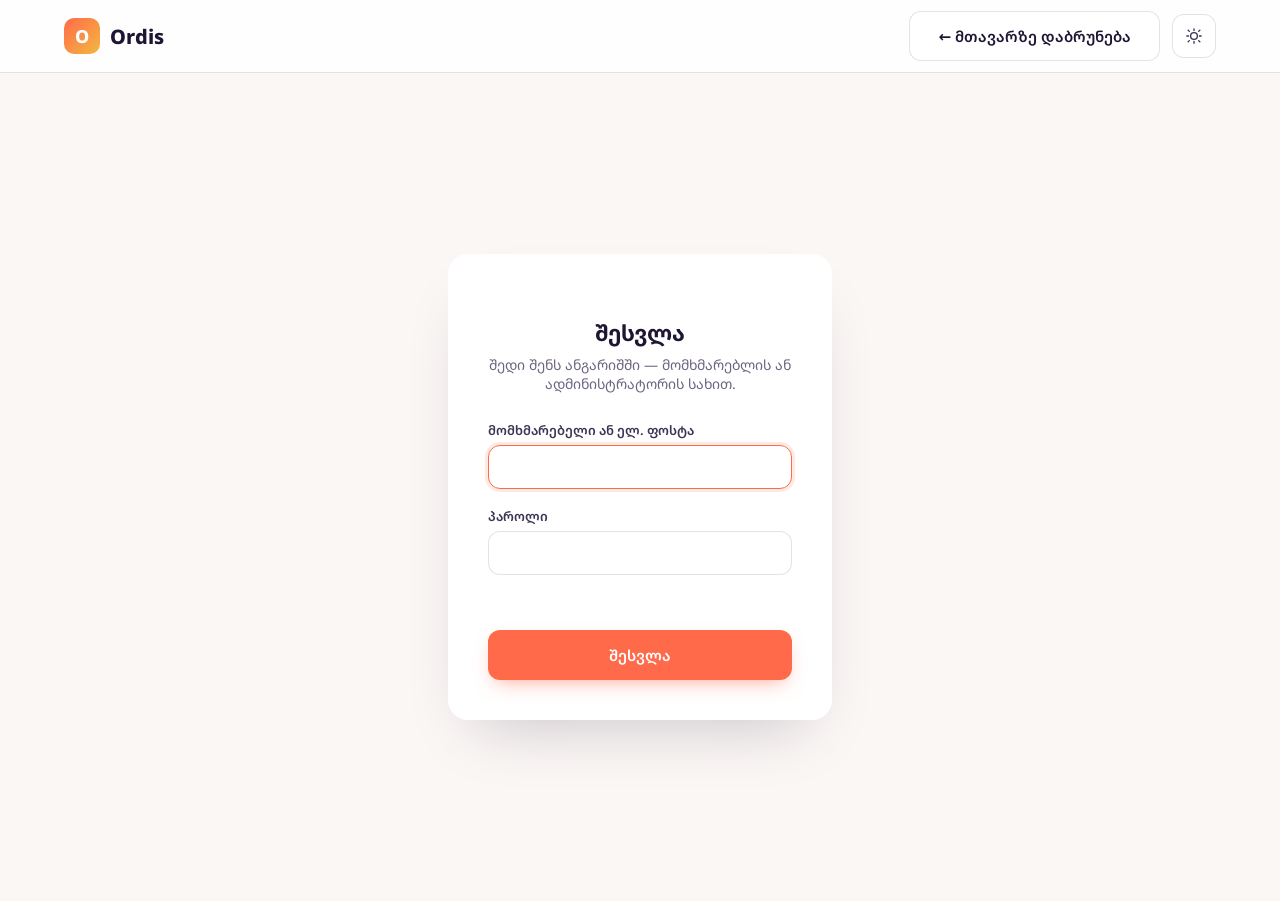
<file: admin-login.html>
<!doctype html>
<html lang="ka">
<head>
<meta charset="utf-8" />
<script src="theme.js"></script>
<meta name="viewport" content="width=device-width, initial-scale=1.0" />
<title>შესვლა — Ordis</title>
<link rel="icon" type="image/svg+xml" href="assets/favicon.svg" />
<link rel="preconnect" href="https://fonts.googleapis.com" />
<link rel="preconnect" href="https://fonts.gstatic.com" crossorigin />
<link rel="stylesheet" href="https://fonts.googleapis.com/css2?family=Noto+Sans+Georgian:wght@400;500;600;700;800&display=swap" />
<link rel="stylesheet" href="style.css" />
<link rel="stylesheet" href="admin.css" />
</head>
<body class="admin-login-body">
<header class="site-header">
  <div class="container header-row">
    <a href="/home" class="logo"><span class="logo-mark">O</span>Ordis</a>
    <div class="header-right">
      <a class="btn btn-outline" href="/home">← მთავარზე დაბრუნება</a>
      <button class="theme-toggle" id="theme-toggle" aria-label="ღია/მუქი რეჟიმის გადართვა" aria-pressed="false">
        <span class="icon-sun"><svg viewBox="0 0 24 24" fill="none" xmlns="http://www.w3.org/2000/svg"><circle cx="12" cy="12" r="4.5" stroke="currentColor" stroke-width="1.8"/><path d="M12 2.5v2.25M12 19.25v2.25M4.22 4.22l1.59 1.59M18.19 18.19l1.59 1.59M2.5 12h2.25M19.25 12h2.25M4.22 19.78l1.59-1.59M18.19 5.81l1.59-1.59" stroke="currentColor" stroke-width="1.8" stroke-linecap="round"/></svg></span>
        <span class="icon-moon" hidden><svg viewBox="0 0 24 24" fill="none" xmlns="http://www.w3.org/2000/svg"><path d="M20.5 14.5c-1.1.35-2.28.5-3.5.5-6.35 0-11.5-5.15-11.5-11.5 0-1.22.15-2.4.5-3.5A10.5 10.5 0 0 0 3 11.5C3 17.85 8.15 23 14.5 23A10.5 10.5 0 0 0 20.5 14.5Z" stroke="currentColor" stroke-width="1.8" stroke-linejoin="round"/></svg></span>
      </button>
    </div>
  </div>
</header>
<div class="login-shell">
  <div class="login-card">
    <h1>შესვლა</h1>
    <p class="login-sub">შედი შენს ანგარიშში — მომხმარებლის ან ადმინისტრატორის სახით.</p>
    <form id="login-form" novalidate>
      <div class="field">
        <label for="username">მომხმარებელი ან ელ. ფოსტა</label>
        <input type="text" id="username" name="username" autocomplete="username" autofocus />
      </div>
      <div class="field">
        <label for="password">პაროლი</label>
        <input type="password" id="password" name="password" autocomplete="current-password" />
      </div>
      <p class="form-status" id="login-status" role="status" aria-live="polite"></p>
      <button type="submit" class="btn btn-primary btn-block" id="login-submit">შესვლა</button>
    </form>
  </div>
</div>
<script src="admin.js" data-page="login"></script>
</body>
</html>
</file>
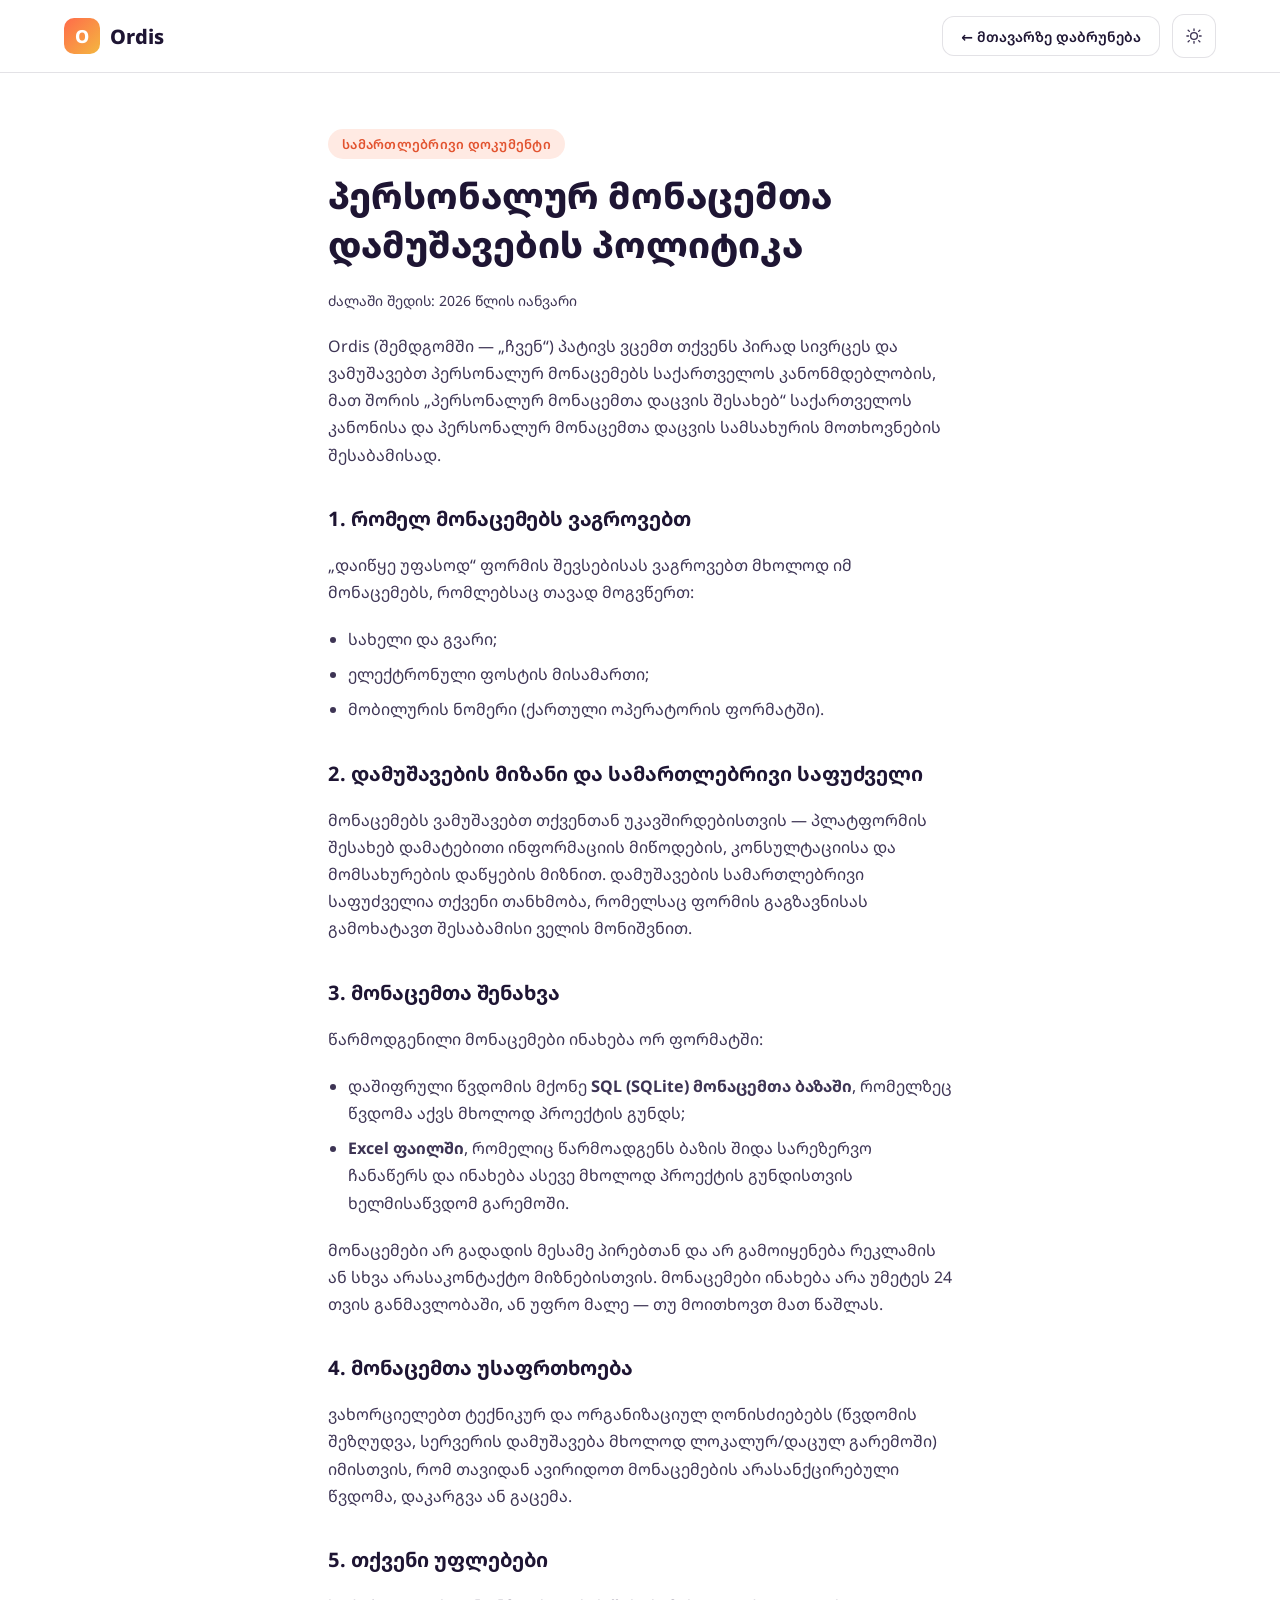
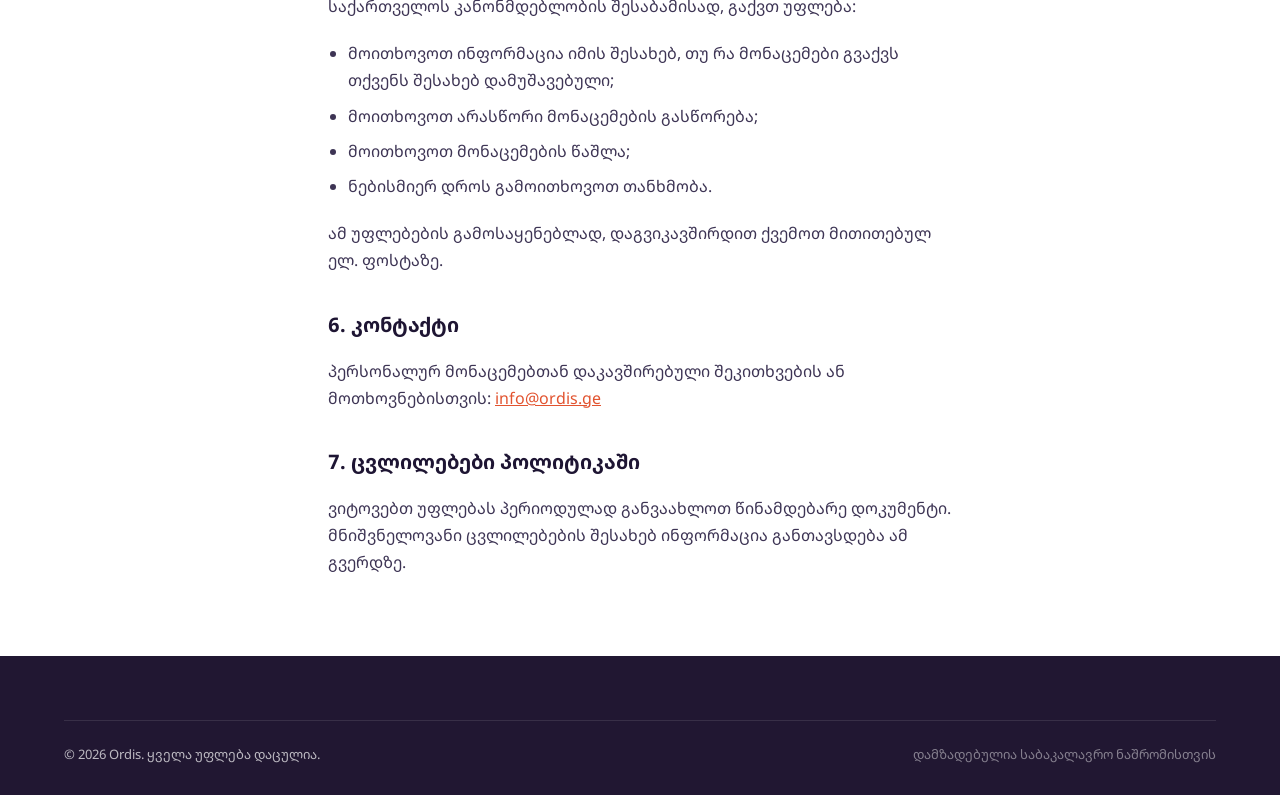
<file: privacy.html>
<!doctype html>
<html lang="ka">
<head>
<meta charset="utf-8" />
<script src="theme.js"></script>
<meta name="viewport" content="width=device-width, initial-scale=1.0" />
<title>კონფიდენციალურობის პოლიტიკა — Ordis</title>
<link rel="icon" type="image/svg+xml" href="assets/favicon.svg" />
<link rel="preconnect" href="https://fonts.googleapis.com" />
<link rel="preconnect" href="https://fonts.gstatic.com" crossorigin />
<link rel="stylesheet" href="https://fonts.googleapis.com/css2?family=Noto+Sans+Georgian:wght@400;500;600;700;800&display=swap" />
<link rel="stylesheet" href="style.css" />
<link rel="stylesheet" href="legal.css" />
</head>
<body>
<header class="site-header">
  <div class="container header-row">
    <a href="/home" class="logo"><span class="logo-mark">O</span>Ordis</a>
    <div class="header-right">
      <a class="btn btn-outline" href="/home">← მთავარზე დაბრუნება</a>
      <button class="theme-toggle" id="theme-toggle" aria-label="ღია/მუქი რეჟიმის გადართვა" aria-pressed="false">
        <span class="icon-sun"><svg viewBox="0 0 24 24" fill="none" xmlns="http://www.w3.org/2000/svg"><circle cx="12" cy="12" r="4.5" stroke="currentColor" stroke-width="1.8"/><path d="M12 2.5v2.25M12 19.25v2.25M4.22 4.22l1.59 1.59M18.19 18.19l1.59 1.59M2.5 12h2.25M19.25 12h2.25M4.22 19.78l1.59-1.59M18.19 5.81l1.59-1.59" stroke="currentColor" stroke-width="1.8" stroke-linecap="round"/></svg></span>
        <span class="icon-moon" hidden><svg viewBox="0 0 24 24" fill="none" xmlns="http://www.w3.org/2000/svg"><path d="M20.5 14.5c-1.1.35-2.28.5-3.5.5-6.35 0-11.5-5.15-11.5-11.5 0-1.22.15-2.4.5-3.5A10.5 10.5 0 0 0 3 11.5C3 17.85 8.15 23 14.5 23A10.5 10.5 0 0 0 20.5 14.5Z" stroke="currentColor" stroke-width="1.8" stroke-linejoin="round"/></svg></span>
      </button>
    </div>
  </div>
</header>
<main class="legal-page">
  <div class="container legal-container">
    <span class="eyebrow">სამართლებრივი დოკუმენტი</span>
    <h1>პერსონალურ მონაცემთა დამუშავების პოლიტიკა</h1>
    <p class="legal-updated">ძალაში შედის: 2026 წლის იანვარი</p>

    <p>Ordis (შემდგომში — „ჩვენ“) პატივს ვცემთ თქვენს პირად სივრცეს და ვამუშავებთ პერსონალურ მონაცემებს საქართველოს კანონმდებლობის, მათ შორის „პერსონალურ მონაცემთა დაცვის შესახებ“ საქართველოს კანონისა და პერსონალურ მონაცემთა დაცვის სამსახურის მოთხოვნების შესაბამისად.</p>

    <h2>1. რომელ მონაცემებს ვაგროვებთ</h2>
    <p>„დაიწყე უფასოდ“ ფორმის შევსებისას ვაგროვებთ მხოლოდ იმ მონაცემებს, რომლებსაც თავად მოგვწერთ:</p>
    <ul>
      <li>სახელი და გვარი;</li>
      <li>ელექტრონული ფოსტის მისამართი;</li>
      <li>მობილურის ნომერი (ქართული ოპერატორის ფორმატში).</li>
    </ul>

    <h2>2. დამუშავების მიზანი და სამართლებრივი საფუძველი</h2>
    <p>მონაცემებს ვამუშავებთ თქვენთან უკავშირდებისთვის — პლატფორმის შესახებ დამატებითი ინფორმაციის მიწოდების, კონსულტაციისა და მომსახურების დაწყების მიზნით. დამუშავების სამართლებრივი საფუძველია თქვენი თანხმობა, რომელსაც ფორმის გაგზავნისას გამოხატავთ შესაბამისი ველის მონიშვნით.</p>

    <h2>3. მონაცემთა შენახვა</h2>
    <p>წარმოდგენილი მონაცემები ინახება ორ ფორმატში:</p>
    <ul>
      <li>დაშიფრული წვდომის მქონე <strong>SQL (SQLite) მონაცემთა ბაზაში</strong>, რომელზეც წვდომა აქვს მხოლოდ პროექტის გუნდს;</li>
      <li><strong>Excel ფაილში</strong>, რომელიც წარმოადგენს ბაზის შიდა სარეზერვო ჩანაწერს და ინახება ასევე მხოლოდ პროექტის გუნდისთვის ხელმისაწვდომ გარემოში.</li>
    </ul>
    <p>მონაცემები არ გადადის მესამე პირებთან და არ გამოიყენება რეკლამის ან სხვა არასაკონტაქტო მიზნებისთვის. მონაცემები ინახება არა უმეტეს 24 თვის განმავლობაში, ან უფრო მალე — თუ მოითხოვთ მათ წაშლას.</p>

    <h2>4. მონაცემთა უსაფრთხოება</h2>
    <p>ვახორციელებთ ტექნიკურ და ორგანიზაციულ ღონისძიებებს (წვდომის შეზღუდვა, სერვერის დამუშავება მხოლოდ ლოკალურ/დაცულ გარემოში) იმისთვის, რომ თავიდან ავირიდოთ მონაცემების არასანქცირებული წვდომა, დაკარგვა ან გაცემა.</p>

    <h2>5. თქვენი უფლებები</h2>
    <p>საქართველოს კანონმდებლობის შესაბამისად, გაქვთ უფლება:</p>
    <ul>
      <li>მოითხოვოთ ინფორმაცია იმის შესახებ, თუ რა მონაცემები გვაქვს თქვენს შესახებ დამუშავებული;</li>
      <li>მოითხოვოთ არასწორი მონაცემების გასწორება;</li>
      <li>მოითხოვოთ მონაცემების წაშლა;</li>
      <li>ნებისმიერ დროს გამოითხოვოთ თანხმობა.</li>
    </ul>
    <p>ამ უფლებების გამოსაყენებლად, დაგვიკავშირდით ქვემოთ მითითებულ ელ. ფოსტაზე.</p>

    <h2>6. კონტაქტი</h2>
    <p>პერსონალურ მონაცემებთან დაკავშირებული შეკითხვების ან მოთხოვნებისთვის: <a href="mailto:info@ordis.ge">info@ordis.ge</a></p>

    <h2>7. ცვლილებები პოლიტიკაში</h2>
    <p>ვიტოვებთ უფლებას პერიოდულად განვაახლოთ წინამდებარე დოკუმენტი. მნიშვნელოვანი ცვლილებების შესახებ ინფორმაცია განთავსდება ამ გვერდზე.</p>
  </div>
</main>
<footer class="site-footer">
  <div class="container">
    <div class="footer-bottom">
      <span>© 2026 Ordis. ყველა უფლება დაცულია.</span>
      <span class="thesis-note">დამზადებულია საბაკალავრო ნაშრომისთვის</span>
    </div>
  </div>
</footer>
</body>
</html>
</file>
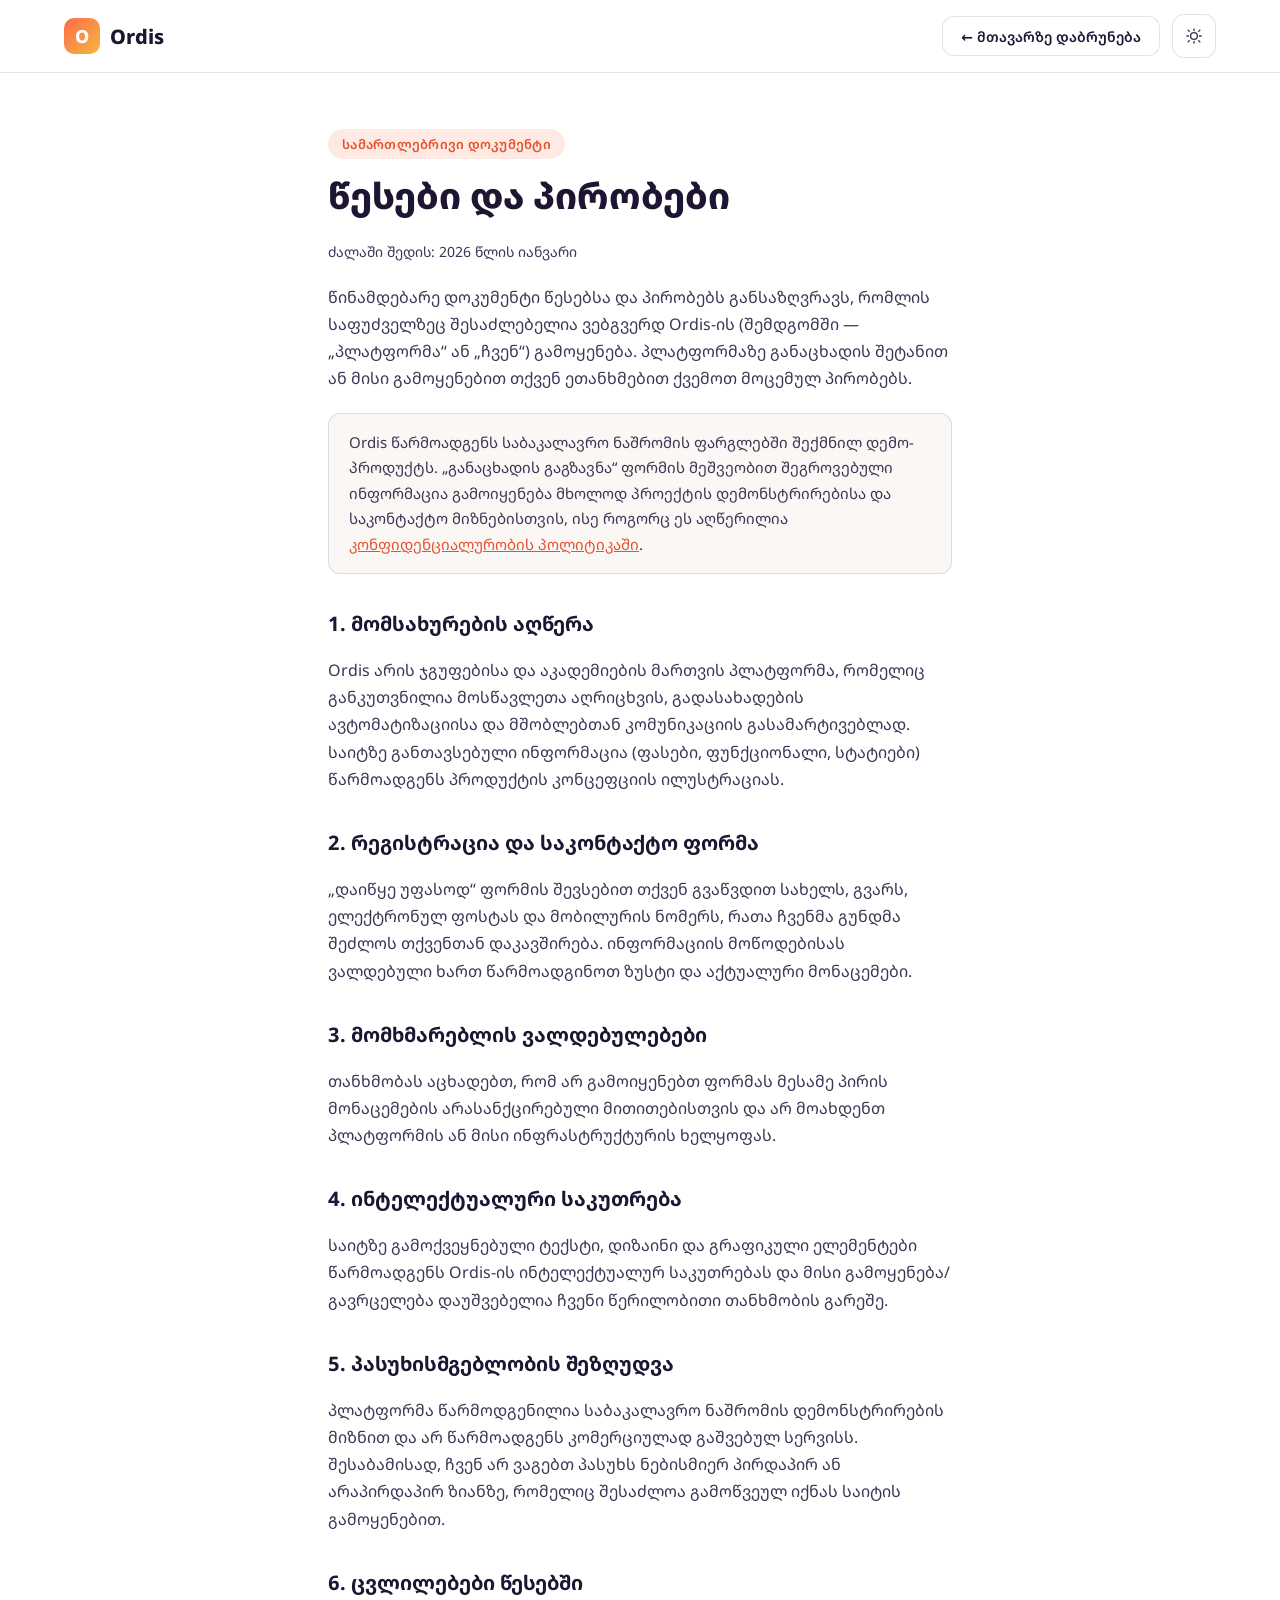
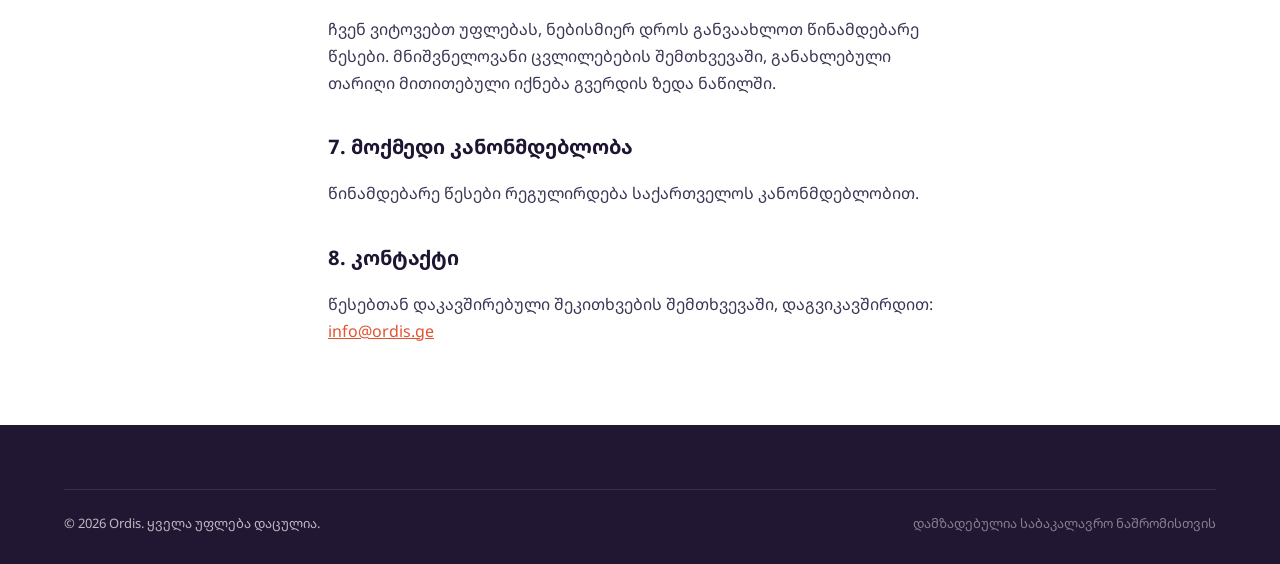
<file: terms.html>
<!doctype html>
<html lang="ka">
<head>
<meta charset="utf-8" />
<script src="theme.js"></script>
<meta name="viewport" content="width=device-width, initial-scale=1.0" />
<title>წესები და პირობები — Ordis</title>
<link rel="icon" type="image/svg+xml" href="assets/favicon.svg" />
<link rel="preconnect" href="https://fonts.googleapis.com" />
<link rel="preconnect" href="https://fonts.gstatic.com" crossorigin />
<link rel="stylesheet" href="https://fonts.googleapis.com/css2?family=Noto+Sans+Georgian:wght@400;500;600;700;800&display=swap" />
<link rel="stylesheet" href="style.css" />
<link rel="stylesheet" href="legal.css" />
</head>
<body>
<header class="site-header">
  <div class="container header-row">
    <a href="/home" class="logo"><span class="logo-mark">O</span>Ordis</a>
    <div class="header-right">
      <a class="btn btn-outline" href="/home">← მთავარზე დაბრუნება</a>
      <button class="theme-toggle" id="theme-toggle" aria-label="ღია/მუქი რეჟიმის გადართვა" aria-pressed="false">
        <span class="icon-sun"><svg viewBox="0 0 24 24" fill="none" xmlns="http://www.w3.org/2000/svg"><circle cx="12" cy="12" r="4.5" stroke="currentColor" stroke-width="1.8"/><path d="M12 2.5v2.25M12 19.25v2.25M4.22 4.22l1.59 1.59M18.19 18.19l1.59 1.59M2.5 12h2.25M19.25 12h2.25M4.22 19.78l1.59-1.59M18.19 5.81l1.59-1.59" stroke="currentColor" stroke-width="1.8" stroke-linecap="round"/></svg></span>
        <span class="icon-moon" hidden><svg viewBox="0 0 24 24" fill="none" xmlns="http://www.w3.org/2000/svg"><path d="M20.5 14.5c-1.1.35-2.28.5-3.5.5-6.35 0-11.5-5.15-11.5-11.5 0-1.22.15-2.4.5-3.5A10.5 10.5 0 0 0 3 11.5C3 17.85 8.15 23 14.5 23A10.5 10.5 0 0 0 20.5 14.5Z" stroke="currentColor" stroke-width="1.8" stroke-linejoin="round"/></svg></span>
      </button>
    </div>
  </div>
</header>
<main class="legal-page">
  <div class="container legal-container">
    <span class="eyebrow">სამართლებრივი დოკუმენტი</span>
    <h1>წესები და პირობები</h1>
    <p class="legal-updated">ძალაში შედის: 2026 წლის იანვარი</p>

    <p>წინამდებარე დოკუმენტი წესებსა და პირობებს განსაზღვრავს, რომლის საფუძველზეც შესაძლებელია ვებგვერდ Ordis-ის (შემდგომში — „პლატფორმა“ ან „ჩვენ“) გამოყენება. პლატფორმაზე განაცხადის შეტანით ან მისი გამოყენებით თქვენ ეთანხმებით ქვემოთ მოცემულ პირობებს.</p>

    <p class="legal-note">Ordis წარმოადგენს საბაკალავრო ნაშრომის ფარგლებში შექმნილ დემო-პროდუქტს. „განაცხადის გაგზავნა“ ფორმის მეშვეობით შეგროვებული ინფორმაცია გამოიყენება მხოლოდ პროექტის დემონსტრირებისა და საკონტაქტო მიზნებისთვის, ისე როგორც ეს აღწერილია <a href="privacy.html">კონფიდენციალურობის პოლიტიკაში</a>.</p>

    <h2>1. მომსახურების აღწერა</h2>
    <p>Ordis არის ჯგუფებისა და აკადემიების მართვის პლატფორმა, რომელიც განკუთვნილია მოსწავლეთა აღრიცხვის, გადასახადების ავტომატიზაციისა და მშობლებთან კომუნიკაციის გასამარტივებლად. საიტზე განთავსებული ინფორმაცია (ფასები, ფუნქციონალი, სტატიები) წარმოადგენს პროდუქტის კონცეფციის ილუსტრაციას.</p>

    <h2>2. რეგისტრაცია და საკონტაქტო ფორმა</h2>
    <p>„დაიწყე უფასოდ“ ფორმის შევსებით თქვენ გვაწვდით სახელს, გვარს, ელექტრონულ ფოსტას და მობილურის ნომერს, რათა ჩვენმა გუნდმა შეძლოს თქვენთან დაკავშირება. ინფორმაციის მოწოდებისას ვალდებული ხართ წარმოადგინოთ ზუსტი და აქტუალური მონაცემები.</p>

    <h2>3. მომხმარებლის ვალდებულებები</h2>
    <p>თანხმობას აცხადებთ, რომ არ გამოიყენებთ ფორმას მესამე პირის მონაცემების არასანქცირებული მითითებისთვის და არ მოახდენთ პლატფორმის ან მისი ინფრასტრუქტურის ხელყოფას.</p>

    <h2>4. ინტელექტუალური საკუთრება</h2>
    <p>საიტზე გამოქვეყნებული ტექსტი, დიზაინი და გრაფიკული ელემენტები წარმოადგენს Ordis-ის ინტელექტუალურ საკუთრებას და მისი გამოყენება/გავრცელება დაუშვებელია ჩვენი წერილობითი თანხმობის გარეშე.</p>

    <h2>5. პასუხისმგებლობის შეზღუდვა</h2>
    <p>პლატფორმა წარმოდგენილია საბაკალავრო ნაშრომის დემონსტრირების მიზნით და არ წარმოადგენს კომერციულად გაშვებულ სერვისს. შესაბამისად, ჩვენ არ ვაგებთ პასუხს ნებისმიერ პირდაპირ ან არაპირდაპირ ზიანზე, რომელიც შესაძლოა გამოწვეულ იქნას საიტის გამოყენებით.</p>

    <h2>6. ცვლილებები წესებში</h2>
    <p>ჩვენ ვიტოვებთ უფლებას, ნებისმიერ დროს განვაახლოთ წინამდებარე წესები. მნიშვნელოვანი ცვლილებების შემთხვევაში, განახლებული თარიღი მითითებული იქნება გვერდის ზედა ნაწილში.</p>

    <h2>7. მოქმედი კანონმდებლობა</h2>
    <p>წინამდებარე წესები რეგულირდება საქართველოს კანონმდებლობით.</p>

    <h2>8. კონტაქტი</h2>
    <p>წესებთან დაკავშირებული შეკითხვების შემთხვევაში, დაგვიკავშირდით: <a href="mailto:info@ordis.ge">info@ordis.ge</a></p>
  </div>
</main>
<footer class="site-footer">
  <div class="container">
    <div class="footer-bottom">
      <span>© 2026 Ordis. ყველა უფლება დაცულია.</span>
      <span class="thesis-note">დამზადებულია საბაკალავრო ნაშრომისთვის</span>
    </div>
  </div>
</footer>
</body>
</html>
</file>
<file: style.css>
/* Ordis — student-project landing page
   Original layout & copy; palette distinct from any reference site. */

:root {
  --ink-900: #1E1533;
  --ink-700: #3D3454;
  --ink-500: #6E6480;
  --ink-300: #A79FBA;
  --line: rgba(30, 21, 51, 0.12);
  --surface: #fff;
  --surface-muted: #FBF7F5;
  --surface-card: #fff;
  --header-bg: rgba(255, 255, 255, 0.85);
  --danger: #e14545;

  --brand: #FF6B4A;
  --brand-dark: #E2532F;
  --brand-tint: #FFEAE3;

  --teal: #14B8A6;
  --teal-dark: #0D9488;
  --teal-tint: #DEF7F1;

  --gold: #F4B740;
  --gold-tint: #FFF3D9;

  --violet-tint: #F1EAFB;

  /* text-on-tint pairs: kept separate from --brand-dark etc so those can stay
     usable for hover states without dragging dark-mode contrast issues along */
  --tint-coral-ink: #E2532F;
  --tint-teal-ink: #0D9488;
  --tint-gold-ink: #9a6b0e;
  --tint-violet-ink: #6a4bb8;

  --dark: #211732;
  --dark-2: #2F2247;

  --radius-lg: 1.25rem;
  --radius-md: 0.75rem;
  --container: 75rem;
}

html[data-theme="dark"] {
  --ink-900: #F5F1FA;
  --ink-700: #CDC5DA;
  --ink-500: #9791A8;
  --ink-300: #6B6480;
  --line: rgba(255, 255, 255, 0.14);
  --surface: #150F20;
  --surface-muted: #1C1629;
  --surface-card: #241D36;
  --header-bg: rgba(21, 15, 32, 0.85);
  --danger: #FF7A7A;

  --brand-tint: rgba(255, 107, 74, 0.16);
  --teal-tint: rgba(20, 184, 166, 0.16);
  --gold-tint: rgba(244, 183, 64, 0.16);
  --violet-tint: rgba(154, 123, 230, 0.18);

  --tint-coral-ink: #FF9478;
  --tint-teal-ink: #5EEAD4;
  --tint-gold-ink: #FFD873;
  --tint-violet-ink: #C4AEFF;
}

* {
  box-sizing: border-box;
  min-width: 0;
}

html {
  scroll-behavior: smooth;
}

body {
  margin: 0;
  font-family: "Noto Sans Georgian", "Noto Sans", ui-sans-serif, system-ui,
    -apple-system, "Segoe UI", Roboto, Arial, sans-serif;
  color: var(--ink-900);
  background: var(--surface);
  -webkit-font-smoothing: antialiased;
  overflow-wrap: break-word;
}

img, svg {
  max-width: 100%;
  display: block;
}

a {
  color: inherit;
  text-decoration: none;
}

button {
  font-family: inherit;
  cursor: pointer;
}

h1, h2, h3, p, ul {
  margin: 0;
}

ul {
  padding: 0;
  list-style: none;
}

.container {
  width: var(--container);
  max-width: 100%;
  margin: 0 auto;
  padding: 0 1.5rem;
}

.eyebrow {
  display: inline-flex;
  align-items: center;
  gap: 0.5rem;
  font-size: 0.8125rem;
  font-weight: 600;
  letter-spacing: 0.02em;
  color: var(--tint-coral-ink);
  background: var(--brand-tint);
  padding: 0.375rem 0.875rem;
  border-radius: 100px;
}

.section-head {
  max-width: 34rem;
  margin: 0 auto 3rem;
  text-align: center;
}

.section-head h2 {
  font-size: clamp(1.75rem, 3vw, 2.25rem);
  font-weight: 700;
  line-height: 1.25;
  margin-top: 0.75rem;
}

.section-head p {
  margin-top: 0.75rem;
  color: var(--ink-500);
  font-size: 1.0625rem;
  line-height: 1.6;
}

section {
  padding: 5.5rem 0;
}

/* -------- Buttons -------- */

.btn {
  display: inline-flex;
  align-items: center;
  justify-content: center;
  gap: 0.5rem;
  height: 3.125rem;
  padding: 0 1.75rem;
  border-radius: var(--radius-md);
  font-weight: 600;
  font-size: 0.9375rem;
  border: 1px solid transparent;
  transition: transform 0.15s ease, background-color 0.15s ease, box-shadow 0.15s ease, color .15s ease;
  white-space: nowrap;
}

.btn-primary {
  background: var(--brand);
  color: #fff;
  box-shadow: 0 8px 20px -8px rgba(255, 107, 74, 0.65);
}
.btn-primary:hover {
  background: var(--brand-dark);
  transform: translateY(-1px);
}

.btn-ghost-dark {
  border-color: rgba(255, 255, 255, 0.25);
  color: #fff;
  background: rgba(255, 255, 255, 0.06);
}
.btn-ghost-dark:hover {
  background: rgba(255, 255, 255, 0.14);
}

.btn-outline {
  border-color: var(--line);
  color: var(--ink-900);
  background: var(--surface-card);
}
.btn-outline:hover {
  border-color: var(--brand);
  color: var(--brand-dark);
}

.btn-white {
  background: #fff;
  color: var(--ink-900);
  width: 100%;
}
.btn-white:hover {
  background: var(--surface-muted);
}

.btn-block {
  width: 100%;
}

/* -------- Entrance animation (safe: never hides content) -------- */

@keyframes fade-up {
  from {
    opacity: 0;
    transform: translateY(10px);
  }
  to {
    opacity: 1;
    transform: translateY(0);
  }
}

@media (prefers-reduced-motion: no-preference) {
  .reveal {
    animation: fade-up 0.5s ease both;
  }
}

/* -------- Header -------- */

.site-header {
  position: sticky;
  top: 0;
  z-index: 40;
  background: var(--header-bg);
  backdrop-filter: blur(10px);
  border-bottom: 1px solid var(--line);
}

.header-row {
  display: flex;
  align-items: center;
  justify-content: space-between;
  height: 4.5rem;
}

.logo {
  display: flex;
  align-items: center;
  gap: 0.625rem;
  font-weight: 800;
  font-size: 1.25rem;
  color: var(--ink-900);
}

.logo-mark {
  width: 2.25rem;
  height: 2.25rem;
  border-radius: 0.625rem;
  background: linear-gradient(135deg, var(--brand), var(--gold));
  display: flex;
  align-items: center;
  justify-content: center;
  color: #fff;
  font-weight: 800;
  font-size: 1.125rem;
  flex-shrink: 0;
}

.nav-desktop {
  display: none;
  align-items: center;
  gap: 2rem;
}

@media (min-width: 900px) {
  .nav-desktop {
    display: flex;
  }
}

.nav-desktop a {
  color: var(--ink-500);
  font-weight: 500;
  font-size: 0.9375rem;
  transition: color 0.15s ease;
}
.nav-desktop a:hover {
  color: var(--ink-900);
}

.header-right {
  display: flex;
  align-items: center;
  gap: 0.75rem;
}

.header-actions {
  display: none;
  align-items: center;
  gap: 0.75rem;
}

@media (min-width: 900px) {
  .header-actions {
    display: flex;
  }
}

.header-actions .btn {
  height: 2.75rem;
  padding: 0 1.375rem;
}

.header-login-link {
  color: var(--ink-500);
  font-weight: 500;
  font-size: 0.9375rem;
  transition: color 0.15s ease;
}

.header-login-link:hover {
  color: var(--ink-900);
}

.theme-toggle {
  display: flex;
  align-items: center;
  justify-content: center;
  width: 2.75rem;
  height: 2.75rem;
  flex-shrink: 0;
  border: 1px solid var(--line);
  border-radius: var(--radius-md);
  background: var(--surface-card);
  color: var(--ink-700);
  transition: border-color 0.15s ease, color 0.15s ease;
}

.theme-toggle:hover {
  border-color: var(--brand);
  color: var(--brand-dark);
}

.theme-toggle svg {
  width: 1.125rem;
  height: 1.125rem;
}

.nav-toggle {
  display: flex;
  align-items: center;
  justify-content: center;
  background: none;
  border: none;
  color: var(--ink-900);
  width: 2rem;
  height: 2rem;
  padding: 0;
}

.nav-toggle svg {
  width: 100%;
  height: 100%;
}

@media (min-width: 900px) {
  .nav-toggle {
    display: none;
  }
}

.nav-mobile {
  max-height: 0;
  overflow: hidden;
  transition: max-height 0.3s ease;
  border-top: 1px solid var(--line);
}
.nav-mobile.is-open {
  max-height: 22rem;
}

.nav-mobile-inner {
  padding: 1rem 0 1.5rem;
  display: flex;
  flex-direction: column;
  gap: 0.25rem;
}

.nav-mobile a {
  padding: 0.75rem 0;
  color: var(--ink-700);
  font-weight: 500;
}

.nav-mobile .btn {
  margin-top: 0.75rem;
}

/* -------- Hero -------- */

.hero {
  background: var(--dark);
  color: #fff;
  padding: 4.5rem 0 6rem;
  overflow: hidden;
  position: relative;
}

.hero::before {
  content: "";
  position: absolute;
  top: -10rem;
  right: -8rem;
  width: 28rem;
  height: 28rem;
  border-radius: 50%;
  background: radial-gradient(circle, rgba(255, 107, 74, 0.35), transparent 70%);
}

.hero::after {
  content: "";
  position: absolute;
  bottom: -12rem;
  left: -10rem;
  width: 26rem;
  height: 26rem;
  border-radius: 50%;
  background: radial-gradient(circle, rgba(20, 184, 166, 0.25), transparent 70%);
}

.hero-grid {
  position: relative;
  z-index: 1;
  display: grid;
  grid-template-columns: 1fr;
  gap: 3rem;
  align-items: center;
}

@media (min-width: 992px) {
  .hero-grid {
    grid-template-columns: 1.05fr 0.95fr;
  }
}

.hero-copy h1 {
  margin-top: 1rem;
  font-size: clamp(2.25rem, 4.4vw, 3.375rem);
  font-weight: 800;
  line-height: 1.15;
}

.hero-copy h1 span {
  color: var(--gold);
}

.hero-copy p {
  margin-top: 1.25rem;
  max-width: 34rem;
  font-size: 1.125rem;
  line-height: 1.6;
  color: rgba(255, 255, 255, 0.72);
}

.hero-actions {
  margin-top: 2rem;
  display: flex;
  flex-wrap: wrap;
  gap: 0.875rem;
}

.hero-meta {
  margin-top: 2.5rem;
  display: flex;
  gap: 2rem;
}

.hero-meta div strong {
  display: block;
  font-size: 1.5rem;
  font-weight: 800;
}

.hero-meta div span {
  font-size: 0.8125rem;
  color: rgba(255, 255, 255, 0.6);
}

/* mock dashboard card */

.hero-visual {
  position: relative;
}

.mock-panel {
  /* Always renders as a light UI screenshot, regardless of site theme —
     these re-pin the tokens its children inherit so dark mode can't reach in. */
  --ink-900: #1E1533;
  --ink-700: #3D3454;
  --ink-500: #6E6480;
  --line: rgba(30, 21, 51, 0.12);
  --surface-muted: #FBF7F5;
  --teal-tint: #DEF7F1;
  --teal-dark: #0D9488;

  background: rgba(255, 255, 255, 0.98);
  border-radius: var(--radius-lg);
  padding: 1.5rem;
  color: var(--ink-900);
  box-shadow: 0 30px 60px -20px rgba(0, 0, 0, 0.45);
}

.mock-panel-head {
  display: flex;
  align-items: center;
  justify-content: space-between;
  margin-bottom: 1.25rem;
}

.mock-panel-head .dots {
  display: flex;
  gap: 0.375rem;
}

.mock-panel-head .dots span {
  width: 0.5rem;
  height: 0.5rem;
  border-radius: 50%;
  background: var(--line);
}

.mock-panel-head .tag {
  font-size: 0.75rem;
  font-weight: 600;
  color: var(--teal-dark);
  background: var(--teal-tint);
  padding: 0.25rem 0.625rem;
  border-radius: 100px;
}

.mock-stats {
  display: grid;
  grid-template-columns: repeat(3, 1fr);
  gap: 0.75rem;
  margin-bottom: 1.5rem;
}

.mock-stats .stat {
  background: var(--surface-muted);
  border-radius: var(--radius-md);
  padding: 0.875rem;
}

.mock-stats .stat strong {
  display: block;
  font-size: 1.125rem;
  font-weight: 800;
}

.mock-stats .stat span {
  font-size: 0.6875rem;
  color: var(--ink-500);
}

.mock-chart {
  display: flex;
  align-items: flex-end;
  gap: 0.5rem;
  height: 6rem;
  padding: 0 0.25rem;
}

.mock-chart .bar {
  flex: 1;
  border-radius: 0.375rem 0.375rem 0 0;
  background: linear-gradient(180deg, var(--brand), var(--gold));
  opacity: 0.85;
}

.mock-rows {
  margin-top: 1.5rem;
  display: flex;
  flex-direction: column;
  gap: 0.625rem;
}

.mock-rows .row {
  display: flex;
  align-items: center;
  gap: 0.625rem;
  font-size: 0.8125rem;
}

.mock-rows .avatar {
  width: 1.75rem;
  height: 1.75rem;
  border-radius: 50%;
  flex-shrink: 0;
}

.mock-rows .name {
  flex: 1;
  color: var(--ink-700);
  font-weight: 500;
}

.mock-rows .paid {
  color: var(--teal-dark);
  font-weight: 700;
  font-size: 0.75rem;
}

.mock-float {
  position: absolute;
  bottom: -1.25rem;
  right: -1.25rem;
  /* fixed, not var(--ink-900): this badge overlaps the always-light
     mock-panel and must stay dark regardless of site theme */
  background: #1E1533;
  color: #fff;
  border-radius: var(--radius-md);
  padding: 0.875rem 1.125rem;
  display: flex;
  align-items: center;
  gap: 0.625rem;
  box-shadow: 0 20px 40px -14px rgba(0, 0, 0, 0.55);
}

.mock-float .icon {
  width: 2rem;
  height: 2rem;
  border-radius: 50%;
  background: var(--brand);
  display: flex;
  align-items: center;
  justify-content: center;
  flex-shrink: 0;
}

.mock-float .icon svg {
  width: 1.125rem;
  height: 1.125rem;
  color: #fff;
}

.mock-float strong {
  display: block;
  font-size: 0.8125rem;
}
.mock-float span {
  font-size: 0.6875rem;
  color: rgba(255, 255, 255, 0.6);
}

@media (max-width: 600px) {
  .mock-float {
    display: none;
  }
}

/* -------- Trust bar -------- */

.trust {
  padding: 3rem 0;
  border-bottom: 1px solid var(--line);
}

.trust-label {
  text-align: center;
  font-size: 0.8125rem;
  color: var(--ink-500);
  margin-bottom: 1.75rem;
}

.trust-row {
  display: flex;
  flex-wrap: wrap;
  justify-content: center;
  align-items: center;
  gap: 2.25rem 2.75rem;
}

.trust-logo {
  display: flex;
  align-items: center;
  gap: 0.5rem;
  font-weight: 700;
  color: var(--ink-300);
  font-size: 1rem;
  white-space: nowrap;
  transition: color 0.15s ease;
}

.trust-logo:hover {
  color: var(--ink-700);
}

.trust-logo .dot {
  width: 0.5rem;
  height: 0.5rem;
  border-radius: 50%;
  background: currentColor;
  opacity: 0.5;
}

/* -------- Features -------- */

.features {
  background: var(--surface-muted);
}

.features-grid {
  display: grid;
  grid-template-columns: 1fr;
  gap: 1.5rem;
}

@media (min-width: 700px) {
  .features-grid {
    grid-template-columns: repeat(2, 1fr);
  }
}

@media (min-width: 992px) {
  .features-grid {
    grid-template-columns: repeat(3, 1fr);
  }
}

.feature-card {
  background: var(--surface-card);
  border: 1px solid var(--line);
  border-radius: var(--radius-lg);
  padding: 2rem;
  transition: transform 0.2s ease, box-shadow 0.2s ease;
}

.feature-card:hover {
  transform: translateY(-3px);
  box-shadow: 0 20px 40px -24px rgba(30, 21, 51, 0.25);
}

.feature-icon {
  width: 3rem;
  height: 3rem;
  border-radius: 0.75rem;
  display: flex;
  align-items: center;
  justify-content: center;
  margin-bottom: 1.25rem;
}

.feature-icon svg {
  width: 1.5rem;
  height: 1.5rem;
}

.feature-card h3 {
  font-size: 1.125rem;
  font-weight: 700;
  margin-bottom: 0.625rem;
}

.feature-card p {
  color: var(--ink-500);
  font-size: 0.9375rem;
  line-height: 1.55;
}

.tint-coral { background: var(--brand-tint); color: var(--tint-coral-ink); }
.tint-teal { background: var(--teal-tint); color: var(--tint-teal-ink); }
.tint-gold { background: var(--gold-tint); color: var(--tint-gold-ink); }
.tint-violet { background: var(--violet-tint); color: var(--tint-violet-ink); }

/* -------- Testimonials -------- */

.testimonials-grid {
  display: grid;
  grid-template-columns: 1fr;
  gap: 1.5rem;
}

@media (min-width: 700px) {
  .testimonials-grid {
    grid-template-columns: repeat(2, 1fr);
  }
}

@media (min-width: 992px) {
  .testimonials-grid {
    grid-template-columns: repeat(3, 1fr);
  }
}

.testimonial-card {
  background: var(--surface-card);
  border: 1px solid var(--line);
  border-radius: var(--radius-lg);
  padding: 1.75rem;
  display: flex;
  flex-direction: column;
  gap: 1.25rem;
}

.testimonial-card blockquote {
  color: var(--ink-700);
  line-height: 1.6;
  font-size: 0.9375rem;
}

.testimonial-head {
  display: flex;
  align-items: center;
  gap: 0.75rem;
}

.avatar-initial {
  width: 2.75rem;
  height: 2.75rem;
  border-radius: 50%;
  display: flex;
  align-items: center;
  justify-content: center;
  font-weight: 700;
  color: #fff;
  flex-shrink: 0;
  font-size: 1rem;
}

.testimonial-head .name {
  font-weight: 700;
  font-size: 0.9375rem;
}

.testimonial-head .role {
  color: var(--ink-500);
  font-size: 0.8125rem;
}

/* -------- Pricing -------- */

.pricing {
  background: var(--surface-muted);
}

.pricing-grid {
  display: grid;
  grid-template-columns: 1fr;
  gap: 1.5rem;
}

@media (min-width: 900px) {
  .pricing-grid {
    grid-template-columns: repeat(3, 1fr);
  }
}

.price-card {
  background: var(--surface-card);
  border: 1px solid var(--line);
  border-radius: var(--radius-lg);
  padding: 2.25rem;
  display: flex;
  flex-direction: column;
  gap: 1.5rem;
}

.price-card--popular {
  background: var(--dark);
  color: #fff;
  position: relative;
  transform: translateY(-0.5rem);
  box-shadow: 0 30px 50px -20px rgba(33, 23, 50, 0.5);
}

.price-card--popular .price-desc,
.price-card--popular .includes-label {
  color: rgba(255, 255, 255, 0.7) !important;
}

.price-card--popular ul li {
  color: rgba(255, 255, 255, 0.9);
}

.price-badge {
  position: absolute;
  top: -0.875rem;
  left: 50%;
  transform: translateX(-50%);
  background: var(--brand);
  color: #fff;
  font-size: 0.75rem;
  font-weight: 700;
  padding: 0.3rem 0.875rem;
  border-radius: 100px;
}

.price-card h3 {
  font-size: 1.125rem;
  font-weight: 700;
}

.price-line {
  margin-top: 0.5rem;
  display: flex;
  flex-wrap: wrap;
  align-items: flex-end;
  gap: 0.375rem 0.5rem;
}

.price-line .amount {
  font-size: 2.25rem;
  font-weight: 800;
  line-height: 1;
  overflow-wrap: break-word;
}

.price-line .period {
  font-size: 0.9375rem;
  color: inherit;
  opacity: 0.7;
}

.price-line .amount .currency {
  font-size: 1.25rem;
  font-weight: 600;
  margin-left: 0.125rem;
}

.price-format {
  margin-top: 0.25rem;
  font-size: 0.8125rem;
  color: inherit;
  opacity: 0.7;
}

.price-desc {
  font-size: 0.875rem;
  color: var(--ink-500);
  line-height: 1.5;
}

.price-card ul {
  display: flex;
  flex-direction: column;
  gap: 0.625rem;
}

.price-card ul li {
  display: flex;
  align-items: flex-start;
  gap: 0.5rem;
  font-size: 0.875rem;
  color: var(--ink-700);
}

.price-card ul li svg {
  width: 1.125rem;
  height: 1.125rem;
  flex-shrink: 0;
  color: var(--teal-dark);
  margin-top: 0.0625rem;
}

.price-card--popular ul li svg {
  color: var(--gold);
}

.includes-label {
  font-weight: 700;
  font-size: 0.875rem;
  color: var(--ink-900);
}

/* -------- Blog -------- */

.blog-grid {
  display: grid;
  grid-template-columns: 1fr;
  gap: 1.5rem;
}

@media (min-width: 700px) {
  .blog-grid {
    grid-template-columns: repeat(2, 1fr);
  }
}

@media (min-width: 992px) {
  .blog-grid {
    grid-template-columns: repeat(3, 1fr);
  }
}

.blog-card {
  border-radius: var(--radius-lg);
  overflow: hidden;
  border: 1px solid var(--line);
  transition: transform 0.2s ease, box-shadow 0.2s ease;
  display: block;
}

.blog-card:hover {
  transform: translateY(-3px);
  box-shadow: 0 20px 40px -24px rgba(30, 21, 51, 0.25);
}

.blog-cover {
  height: 9.5rem;
  display: flex;
  align-items: center;
  justify-content: center;
}

.blog-cover svg {
  width: 2.5rem;
  height: 2.5rem;
  color: rgba(255, 255, 255, 0.9);
}

.blog-body {
  padding: 1.5rem;
  background: var(--surface-card);
}

.blog-date {
  font-size: 0.75rem;
  color: var(--ink-500);
}

.blog-body h3 {
  margin-top: 0.5rem;
  font-size: 1.0625rem;
  font-weight: 700;
  line-height: 1.4;
}

.blog-body p {
  margin-top: 0.625rem;
  font-size: 0.875rem;
  color: var(--ink-500);
  line-height: 1.55;
}

/* -------- FAQ -------- */

.faq-list {
  max-width: 42rem;
  margin: 0 auto;
  display: flex;
  flex-direction: column;
  gap: 1rem;
}

.faq-item {
  border: 1px solid var(--line);
  border-radius: var(--radius-md);
  overflow: hidden;
  background: var(--surface-card);
  transition: background-color 0.15s ease;
}

.faq-item.is-open {
  background: var(--surface-muted);
}

.faq-question {
  width: 100%;
  background: none;
  border: none;
  display: flex;
  align-items: center;
  justify-content: space-between;
  gap: 1rem;
  padding: 1.25rem 1.5rem;
  text-align: left;
  color: var(--ink-900);
  font-weight: 600;
  font-size: 0.9375rem;
}

.faq-question .icon {
  flex-shrink: 0;
  width: 1.25rem;
  height: 1.25rem;
  color: var(--brand);
}

.faq-answer {
  max-height: 0;
  overflow: hidden;
  transition: max-height 0.3s ease;
}

.faq-answer .answer-inner {
  padding: 0 1.5rem 1.25rem;
  display: flex;
  flex-direction: column;
  gap: 0.625rem;
}

.faq-answer p {
  color: var(--ink-500);
  font-size: 0.9375rem;
  line-height: 1.55;
}

/* -------- Signup -------- */

.signup-panel {
  background: var(--surface-muted);
  border-radius: var(--radius-lg);
  padding: 3rem;
  display: grid;
  grid-template-columns: 1fr;
  gap: 2.5rem;
}

@media (min-width: 900px) {
  .signup-panel {
    grid-template-columns: 1fr 1fr;
    align-items: center;
    padding: 3.5rem;
  }
}

.signup-intro h2 {
  margin-top: 0.75rem;
  font-size: clamp(1.5rem, 3vw, 2rem);
  font-weight: 700;
  line-height: 1.3;
}

.signup-intro p {
  margin-top: 0.75rem;
  color: var(--ink-500);
  line-height: 1.6;
}

.signup-points {
  margin-top: 1.5rem;
  display: flex;
  flex-direction: column;
  gap: 0.75rem;
}

.signup-points li {
  display: flex;
  align-items: flex-start;
  gap: 0.625rem;
  font-size: 0.9375rem;
  color: var(--ink-700);
  font-weight: 500;
}

.signup-points li svg {
  width: 1.25rem;
  height: 1.25rem;
  flex-shrink: 0;
  color: var(--teal-dark);
  margin-top: 0.0625rem;
}

.signup-form {
  background: var(--surface-card);
  border-radius: var(--radius-lg);
  padding: 2rem;
  box-shadow: 0 20px 50px -30px rgba(30, 21, 51, 0.35);
  display: flex;
  flex-direction: column;
  gap: 1.25rem;
}

.form-row {
  display: grid;
  grid-template-columns: 1fr;
  gap: 1.25rem;
}

@media (min-width: 520px) {
  .form-row {
    grid-template-columns: 1fr 1fr;
  }
}

.field {
  display: flex;
  flex-direction: column;
  gap: 0.375rem;
  min-width: 0;
}

.field label {
  font-size: 0.8125rem;
  font-weight: 600;
  color: var(--ink-700);
}

.field input,
.field select {
  height: 2.875rem;
  padding: 0 0.875rem;
  border: 1px solid var(--line);
  border-radius: var(--radius-md);
  font-size: 0.9375rem;
  font-family: inherit;
  color: var(--ink-900);
  background: var(--surface-card);
  transition: border-color 0.15s ease, box-shadow 0.15s ease;
}

.field input:focus,
.field select:focus {
  outline: none;
  border-color: var(--brand);
  box-shadow: 0 0 0 3px var(--brand-tint);
}

.pricing-loading {
  grid-column: 1 / -1;
  text-align: center;
  color: var(--ink-500);
}

.field input.is-invalid {
  border-color: var(--danger);
}

.phone-input {
  display: flex;
  align-items: stretch;
  border: 1px solid var(--line);
  border-radius: var(--radius-md);
  overflow: hidden;
  transition: border-color 0.15s ease, box-shadow 0.15s ease;
}

.phone-input:focus-within {
  border-color: var(--brand);
  box-shadow: 0 0 0 3px var(--brand-tint);
}

.phone-input.is-invalid {
  border-color: var(--danger);
}

.phone-prefix {
  display: flex;
  align-items: center;
  padding: 0 0.875rem;
  background: var(--surface-muted);
  color: var(--ink-500);
  font-weight: 600;
  font-size: 0.9375rem;
  border-right: 1px solid var(--line);
}

.phone-input input {
  flex: 1;
  min-width: 0;
  height: 2.875rem;
  padding: 0 0.875rem;
  border: none;
  font-size: 0.9375rem;
  font-family: inherit;
  color: var(--ink-900);
}

.phone-input input:focus {
  outline: none;
}

.field-error {
  display: none;
  font-size: 0.8125rem;
  color: var(--danger);
}

.field-error.is-shown {
  display: block;
}

.consent-row {
  display: flex;
  align-items: flex-start;
  gap: 0.625rem;
  font-size: 0.8125rem;
  color: var(--ink-500);
  line-height: 1.5;
  cursor: pointer;
}

.consent-row input {
  margin-top: 0.1875rem;
  width: 1rem;
  height: 1rem;
  flex-shrink: 0;
  accent-color: var(--brand);
}

.consent-row a {
  color: var(--tint-coral-ink);
  text-decoration: underline;
}

.form-status {
  font-size: 0.875rem;
  text-align: center;
  min-height: 1.25rem;
}

.form-status.is-success {
  color: var(--teal-dark);
  font-weight: 600;
}

.form-status.is-error {
  color: var(--danger);
  font-weight: 600;
}

#signup-submit[disabled] {
  opacity: 0.6;
  cursor: default;
}

/* -------- Footer -------- */

.site-footer {
  background: var(--dark);
  color: rgba(255, 255, 255, 0.7);
  padding: 4rem 0 2rem;
}

.footer-grid {
  display: grid;
  grid-template-columns: 1fr;
  gap: 2.5rem;
  padding-bottom: 3rem;
}

@media (min-width: 900px) {
  .footer-grid {
    grid-template-columns: 1.4fr 1fr 1fr 1fr;
  }
}

.footer-brand .logo {
  color: #fff;
}

.footer-brand p {
  margin-top: 1rem;
  font-size: 0.875rem;
  line-height: 1.6;
  max-width: 20rem;
}

.footer-social {
  margin-top: 1.25rem;
  display: flex;
  gap: 0.75rem;
}

.footer-social a {
  width: 2.25rem;
  height: 2.25rem;
  border-radius: 50%;
  background: rgba(255, 255, 255, 0.08);
  display: flex;
  align-items: center;
  justify-content: center;
  transition: background-color 0.15s ease;
}

.footer-social a:hover {
  background: rgba(255, 255, 255, 0.18);
}

.footer-social svg {
  width: 1.0625rem;
  height: 1.0625rem;
  color: #fff;
}

.footer-col h4 {
  color: #fff;
  font-size: 0.875rem;
  font-weight: 700;
  margin-bottom: 1rem;
}

.footer-col ul {
  display: flex;
  flex-direction: column;
  gap: 0.75rem;
  font-size: 0.875rem;
}

.footer-col a {
  transition: color 0.15s ease;
}
.footer-col a:hover {
  color: #fff;
}

.footer-bottom {
  border-top: 1px solid rgba(255, 255, 255, 0.1);
  padding-top: 1.5rem;
  display: flex;
  flex-direction: column;
  gap: 0.75rem;
  align-items: center;
  text-align: center;
  font-size: 0.8125rem;
}

@media (min-width: 700px) {
  .footer-bottom {
    flex-direction: row;
    justify-content: space-between;
    text-align: left;
  }
}

.footer-bottom .thesis-note {
  color: rgba(255, 255, 255, 0.45);
}
</file>
<file: admin.css>
/* Ordis admin dashboard */

body.admin-login-body,
body.admin-body {
  background: var(--surface-muted);
}

/* ---------- Login ---------- */

.login-shell {
  min-height: calc(100vh - 4.5rem);
  display: flex;
  align-items: center;
  justify-content: center;
  padding: 1.5rem;
}

.login-card {
  width: 100%;
  max-width: 24rem;
  background: var(--surface-card);
  border-radius: var(--radius-lg);
  padding: 2.5rem;
  box-shadow: 0 30px 60px -30px rgba(30, 21, 51, 0.25);
}

.login-card h1 {
  margin-top: 1.5rem;
  font-size: 1.375rem;
  font-weight: 700;
  text-align: center;
}

.login-sub {
  margin-top: 0.5rem;
  text-align: center;
  color: var(--ink-500);
  font-size: 0.875rem;
}

.login-card form {
  margin-top: 1.75rem;
  display: flex;
  flex-direction: column;
  gap: 1.1rem;
}

/* shared field styling (also used on the dashboard) */
.admin-body .field,
.admin-login-body .field {
  display: flex;
  flex-direction: column;
  gap: 0.375rem;
}

.admin-body .field label,
.admin-login-body .field label {
  font-size: 0.8125rem;
  font-weight: 600;
  color: var(--ink-700);
}

.admin-body .field input,
.admin-login-body .field input {
  height: 2.75rem;
  padding: 0 0.875rem;
  border: 1px solid var(--line);
  border-radius: var(--radius-md);
  font-size: 0.9375rem;
  font-family: inherit;
}

.admin-body .field input:focus,
.admin-login-body .field input:focus {
  outline: none;
  border-color: var(--brand);
  box-shadow: 0 0 0 3px var(--brand-tint);
}

/* ---------- Shell ---------- */

.admin-shell {
  display: flex;
  min-height: 100vh;
}

.admin-sidebar {
  width: 16rem;
  flex-shrink: 0;
  background: var(--dark);
  color: rgba(255, 255, 255, 0.85);
  display: flex;
  flex-direction: column;
  padding: 1.75rem 1.25rem;
  position: sticky;
  top: 0;
  height: 100vh;
}

.admin-logo {
  color: #fff;
  padding: 0 0.5rem;
}

.admin-nav {
  margin-top: 2.5rem;
  display: flex;
  flex-direction: column;
  gap: 0.25rem;
}

.admin-nav-link {
  display: flex;
  align-items: center;
  gap: 0.75rem;
  padding: 0.75rem 0.875rem;
  border-radius: var(--radius-md);
  background: none;
  border: none;
  color: rgba(255, 255, 255, 0.65);
  font-size: 0.9375rem;
  font-weight: 500;
  text-align: left;
  transition: background-color 0.15s ease, color 0.15s ease;
}

.admin-nav-link svg {
  width: 1.125rem;
  height: 1.125rem;
  flex-shrink: 0;
}

.admin-nav-link:hover {
  background: rgba(255, 255, 255, 0.06);
  color: #fff;
}

.admin-nav-link.is-active {
  background: var(--brand);
  color: #fff;
}

.admin-sidebar-foot {
  margin-top: auto;
  display: flex;
  flex-direction: column;
  gap: 0.625rem;
}

.admin-sidebar-foot .btn-outline {
  border-color: rgba(255, 255, 255, 0.2);
  background: transparent;
  color: #fff;
}
.admin-sidebar-foot .btn-outline:hover {
  background: rgba(255, 255, 255, 0.08);
}

.admin-logout {
  background: rgba(255, 255, 255, 0.08);
  color: #fff;
  border: none;
}
.admin-logout:hover {
  background: rgba(255, 255, 255, 0.16);
}

.admin-main {
  flex: 1;
  min-width: 0;
  padding: 2.5rem 3rem 4rem;
}

.admin-topbar {
  display: flex;
  align-items: center;
  justify-content: space-between;
  margin-bottom: 0.5rem;
}

.admin-topbar-label {
  font-size: 0.75rem;
  font-weight: 600;
  letter-spacing: 0.06em;
  text-transform: uppercase;
  color: var(--ink-300);
}

.admin-topbar .theme-toggle {
  width: 2.25rem;
  height: 2.25rem;
}

.admin-panel {
  display: none;
}
.admin-panel.is-active {
  display: block;
}

.admin-panel-head h1 {
  font-size: 1.75rem;
  font-weight: 800;
}

.admin-panel-head p {
  margin-top: 0.375rem;
  color: var(--ink-500);
}

/* ---------- KPI tiles ---------- */

.kpi-row {
  margin-top: 2rem;
  display: grid;
  grid-template-columns: repeat(auto-fit, minmax(11rem, 1fr));
  gap: 1.25rem;
}

.kpi-tile {
  background: var(--surface-card);
  border: 1px solid var(--line);
  border-radius: var(--radius-lg);
  padding: 1.5rem;
}

.kpi-tile .kpi-label {
  font-size: 0.8125rem;
  color: var(--ink-500);
}

.kpi-tile .kpi-value {
  margin-top: 0.5rem;
  font-size: 2rem;
  font-weight: 800;
  color: var(--ink-900);
  font-variant-numeric: proportional-nums;
}

/* ---------- Cards ---------- */

.admin-card {
  margin-top: 1.75rem;
  background: var(--surface-card);
  border: 1px solid var(--line);
  border-radius: var(--radius-lg);
  padding: 1.75rem;
}

.admin-card--narrow {
  max-width: 28rem;
}

.admin-card-head h2 {
  font-size: 1rem;
  font-weight: 700;
}

.admin-grid-2 {
  margin-top: 1.75rem;
  display: grid;
  grid-template-columns: 1fr;
  gap: 1.75rem;
}

@media (min-width: 900px) {
  .admin-grid-2 {
    grid-template-columns: 1fr 1fr;
  }
}

/* ---------- Bar chart (daily signups) ---------- */

.chart-daily {
  margin-top: 1.25rem;
}

.chart-daily svg {
  width: 100%;
  height: auto;
  display: block;
  overflow: visible;
}

.chart-bar {
  fill: var(--brand);
}

.chart-bar-track {
  fill: none;
}

.chart-gridline {
  stroke: var(--line);
  stroke-width: 1;
}

.chart-axis-label {
  fill: var(--ink-500);
  font-size: 11px;
  font-family: inherit;
}

.chart-tooltip {
  position: absolute;
  pointer-events: none;
  /* fixed, not var(--ink-900): a floating overlay needs to stay dark
     regardless of site theme, same reasoning as .mock-float */
  background: #1E1533;
  color: #fff;
  font-size: 0.75rem;
  padding: 0.375rem 0.625rem;
  border-radius: 0.375rem;
  transform: translate(-50%, -100%);
  white-space: nowrap;
  z-index: 20;
  opacity: 0;
  transition: opacity 0.1s ease;
}

.chart-tooltip.is-visible {
  opacity: 1;
}

.chart-wrap {
  position: relative;
}

/* ---------- Ordinal breakdown bars ---------- */

.ordinal-chart {
  margin-top: 1.25rem;
  display: flex;
  flex-direction: column;
  gap: 0.875rem;
}

.ordinal-row {
  display: grid;
  grid-template-columns: 7rem 1fr 2.5rem;
  align-items: center;
  gap: 0.75rem;
  font-size: 0.875rem;
}

.ordinal-row .ordinal-label {
  color: var(--ink-700);
  overflow: hidden;
  text-overflow: ellipsis;
  white-space: nowrap;
}

.ordinal-row .ordinal-track {
  height: 0.625rem;
  background: var(--surface-muted);
  border-radius: 100px;
  overflow: hidden;
}

.ordinal-row .ordinal-fill {
  display: block;
  height: 100%;
  border-radius: 100px;
  transition: width 0.4s ease;
}

.ordinal-row .ordinal-value {
  text-align: right;
  font-weight: 700;
  color: var(--ink-900);
}

.ordinal-empty {
  color: var(--ink-500);
  font-size: 0.875rem;
}

/* ---------- Members table ---------- */

.filters-row {
  display: flex;
  flex-wrap: wrap;
  gap: 0.75rem;
  align-items: center;
  margin-bottom: 1.25rem;
}

.filters-row input[type="search"] {
  flex: 1;
  min-width: 12rem;
  height: 2.625rem;
  padding: 0 0.875rem;
  border: 1px solid var(--line);
  border-radius: var(--radius-md);
  font-family: inherit;
  font-size: 0.875rem;
  background: var(--surface-card);
  color: var(--ink-900);
}

.filters-row select {
  height: 2.625rem;
  padding: 0 0.75rem;
  border: 1px solid var(--line);
  border-radius: var(--radius-md);
  font-family: inherit;
  font-size: 0.875rem;
  background: var(--surface-card);
  color: var(--ink-900);
}

.filters-row input:focus,
.filters-row select:focus {
  outline: none;
  border-color: var(--brand);
}

.filters-count {
  color: var(--ink-500);
  font-size: 0.8125rem;
  white-space: nowrap;
}

.table-wrap {
  overflow-x: auto;
}

.admin-table {
  width: 100%;
  border-collapse: collapse;
  font-size: 0.875rem;
}

.admin-table th {
  text-align: left;
  padding: 0.625rem 0.75rem;
  color: var(--ink-500);
  font-weight: 600;
  font-size: 0.75rem;
  text-transform: uppercase;
  letter-spacing: 0.02em;
  border-bottom: 1px solid var(--line);
  white-space: nowrap;
}

.admin-table td {
  padding: 0.75rem;
  border-bottom: 1px solid var(--line);
  vertical-align: middle;
  white-space: nowrap;
}

.admin-table tr:last-child td {
  border-bottom: none;
}

.admin-table select {
  height: 2.25rem;
  padding: 0 0.5rem;
  border: 1px solid var(--line);
  border-radius: 0.5rem;
  font-family: inherit;
  font-size: 0.8125rem;
  background: var(--surface-card);
  color: var(--ink-900);
}

.admin-table .member-email {
  color: var(--ink-500);
}

.row-delete {
  background: none;
  border: none;
  color: var(--ink-300);
  width: 2rem;
  height: 2rem;
  display: inline-flex;
  align-items: center;
  justify-content: center;
  border-radius: 0.5rem;
  transition: color 0.15s ease, background-color 0.15s ease;
}

.row-delete:hover {
  color: var(--danger);
  background: rgba(225, 69, 69, 0.12);
}

.row-delete svg {
  width: 1rem;
  height: 1rem;
}

.table-empty {
  padding: 2rem;
  text-align: center;
  color: var(--ink-500);
}

/* ---------- Pricing plans ---------- */

.plans-grid {
  margin-top: 1.75rem;
  display: grid;
  grid-template-columns: 1fr;
  gap: 1.25rem;
}

@media (min-width: 700px) {
  .plans-grid {
    grid-template-columns: repeat(2, 1fr);
  }
}

@media (min-width: 1200px) {
  .plans-grid {
    grid-template-columns: repeat(3, 1fr);
  }
}

.plan-card {
  background: var(--surface-card);
  border: 1px solid var(--line);
  border-radius: var(--radius-lg);
  padding: 1.5rem;
  display: flex;
  flex-direction: column;
  gap: 0.75rem;
}

.plan-card-head {
  display: flex;
  align-items: center;
  gap: 0.75rem;
}

.plan-card-head .plan-name {
  flex: 1;
  min-width: 0;
  font-weight: 700;
  font-size: 1rem;
}

.plan-popular {
  display: flex;
  align-items: center;
  gap: 0.375rem;
  font-size: 0.75rem;
  color: var(--ink-500);
  white-space: nowrap;
}

.plan-popular input {
  accent-color: var(--brand);
}

.plan-card input,
.plan-card textarea {
  width: 100%;
  padding: 0.5rem 0.75rem;
  border: 1px solid var(--line);
  border-radius: 0.5rem;
  font-family: inherit;
  font-size: 0.875rem;
  resize: vertical;
  background: var(--surface-card);
  color: var(--ink-900);
}

.plan-card input:focus,
.plan-card textarea:focus {
  outline: none;
  border-color: var(--brand);
}

.plan-price-row {
  display: grid;
  grid-template-columns: 1.4fr 0.6fr 1fr;
  gap: 0.5rem;
}

.plan-card-actions {
  display: flex;
  gap: 0.625rem;
  margin-top: 0.25rem;
}

.plan-card-actions .btn {
  height: 2.375rem;
  font-size: 0.8125rem;
  padding: 0 1rem;
  flex: 1;
}

.plan-status {
  min-height: 1rem;
  font-size: 0.8125rem;
}

/* ---------- Responsive ---------- */

@media (max-width: 860px) {
  .admin-shell {
    flex-direction: column;
  }
  .admin-sidebar {
    position: relative;
    height: auto;
    width: 100%;
    padding: 1rem 1.25rem;
    gap: 0.875rem;
  }
  .admin-nav {
    margin-top: 0;
    flex-direction: row;
    overflow-x: auto;
    padding-bottom: 0.25rem;
  }
  .admin-nav-link {
    white-space: nowrap;
  }
  .admin-sidebar-foot {
    margin-top: 0;
    flex-direction: row;
  }
  .admin-sidebar-foot .btn-outline {
    display: none;
  }
  .admin-main {
    padding: 1.75rem 1.25rem 3rem;
  }
}
</file>
<file: legal.css>
.legal-page {
  padding: 3.5rem 0 5rem;
}

.legal-container {
  max-width: 42rem;
}

.legal-container h1 {
  margin-top: 0.75rem;
  font-size: clamp(1.75rem, 3vw, 2.25rem);
  font-weight: 800;
}

.legal-updated {
  margin-top: 0.5rem;
  color: var(--ink-500);
  font-size: 0.875rem;
}

.legal-container > p,
.legal-container > ul {
  margin-top: 1.25rem;
  color: var(--ink-700);
  line-height: 1.7;
}

.legal-container ul {
  padding-left: 1.25rem;
  list-style: disc;
  display: flex;
  flex-direction: column;
  gap: 0.5rem;
}

.legal-note {
  background: var(--surface-muted);
  border: 1px solid var(--line);
  border-radius: var(--radius-md);
  padding: 1rem 1.25rem;
  font-size: 0.9375rem;
}

.legal-container h2 {
  margin-top: 2.25rem;
  font-size: 1.25rem;
  font-weight: 700;
}

.legal-container a {
  color: var(--tint-coral-ink);
  text-decoration: underline;
}

.site-header .btn-outline {
  height: 2.5rem;
  padding: 0 1.125rem;
  font-size: 0.875rem;
}
</file>
